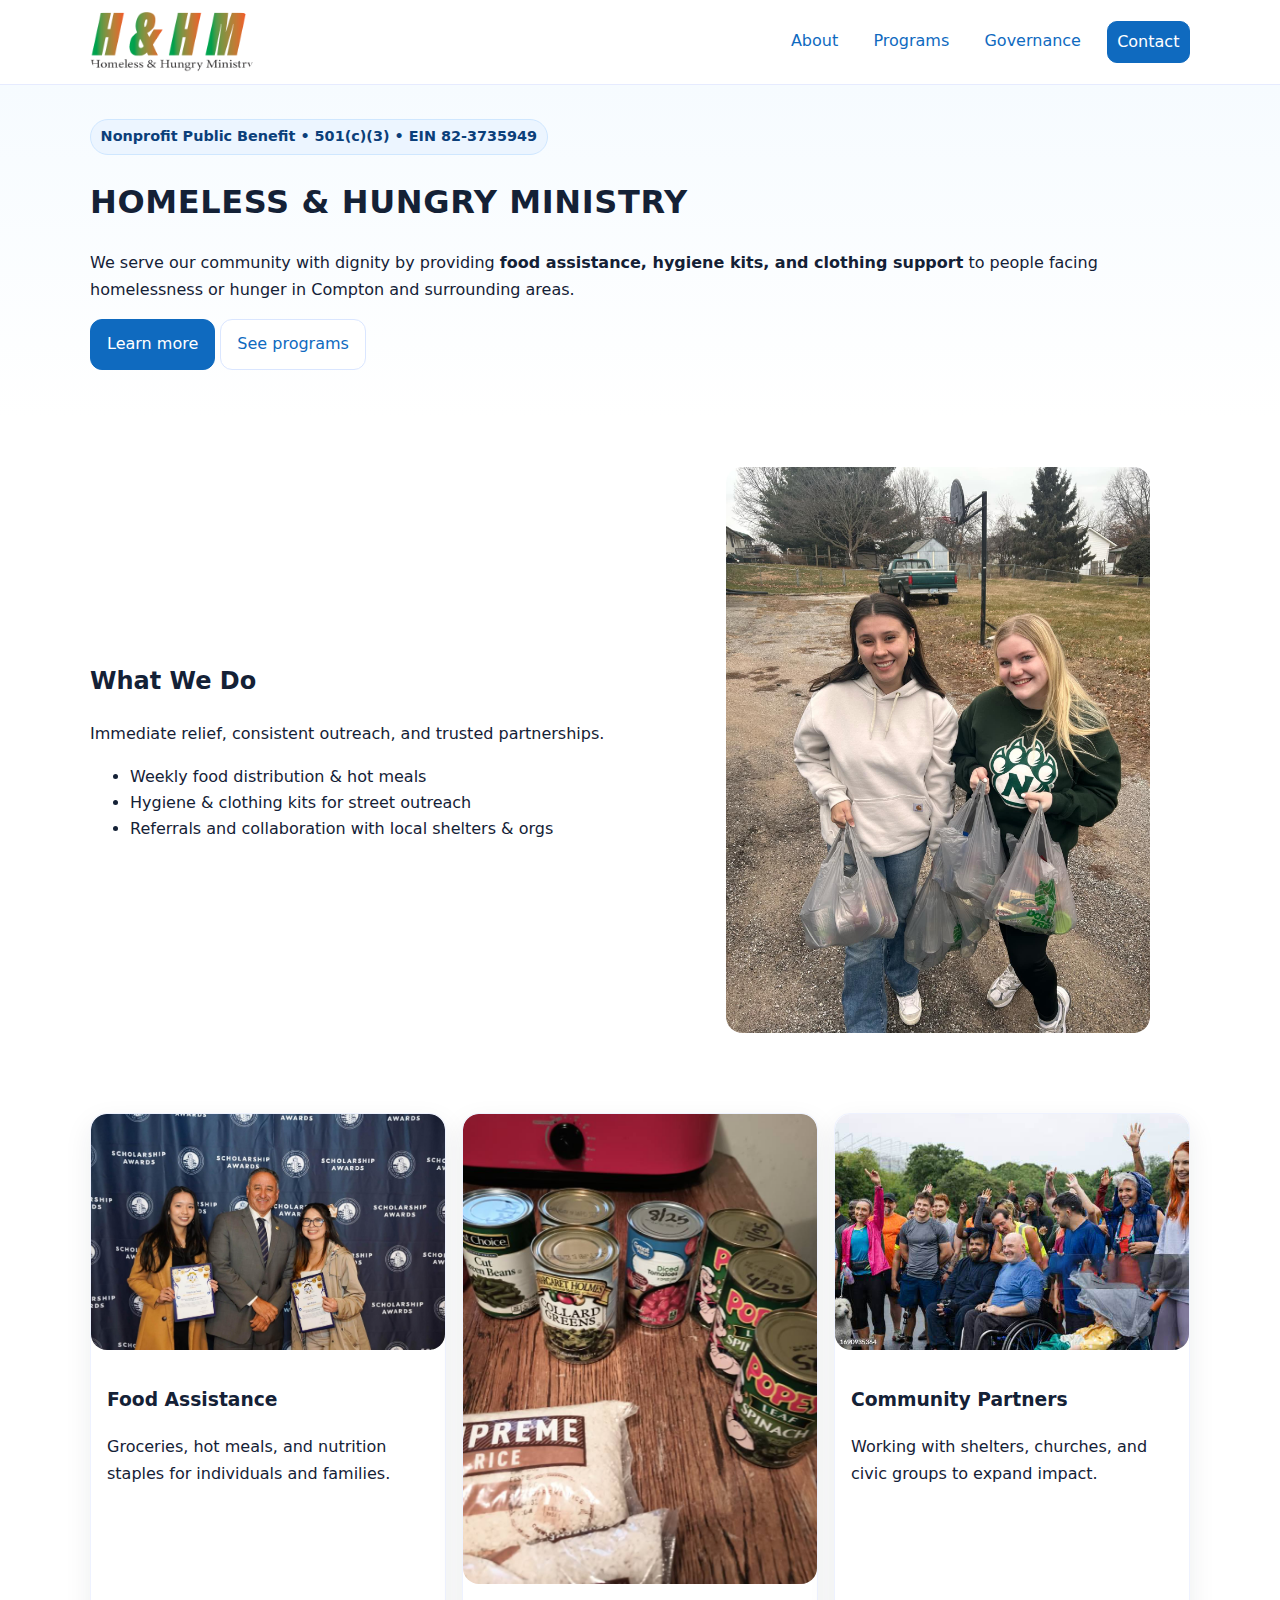
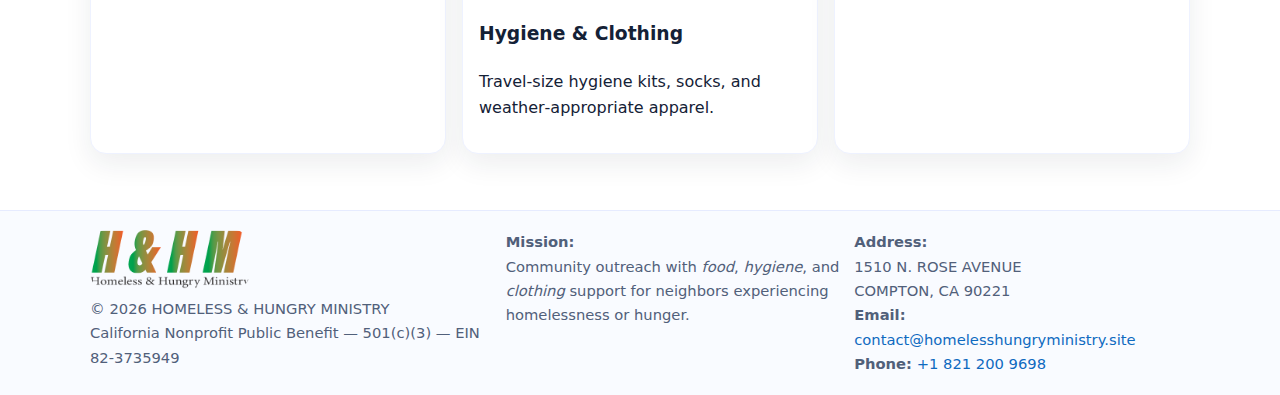
<file: index.html>
<!doctype html>
<html lang="en">
<head>
  <meta charset="utf-8"/>
  <meta name="viewport" content="width=device-width,initial-scale=1"/>
  <title>Home — HOMELESS & HUNGRY MINISTRY</title>
  <link rel="stylesheet" href="assets/styles.css"/>
  <link rel="icon" href="images/logo.png">
  <meta name="description" content="HOMELESS & HUNGRY MINISTRY — EIN 82-3735949. Community outreach: food, hygiene & clothing.">
</head>
<body>
<header class="header">
  <div class="container nav">
    <a class="brand" href="index.html" aria-label="Home"><img src="images/logo.png" alt="HOMELESS & HUNGRY MINISTRY logo"></a>
    <button class="menu-toggle" aria-label="Toggle navigation" aria-expanded="false">☰</button>
    <nav class="links" aria-label="Main">
      <a href="about.html">About</a>
      <a href="programs.html">Programs</a>
      <a href="governance.html">Governance</a>
      <a href="contact.html" class="btn btn-primary">Contact</a>
    </nav>
  </div>
</header>
<main>
  <section class="hero"><div class="container inner">
    <span class="badge">Nonprofit Public Benefit • 501(c)(3) • EIN 82-3735949</span>
    <h1><span class="upper-strong">HOMELESS & HUNGRY MINISTRY</span></h1>
    <p>We serve our community with dignity by providing <strong>food assistance, hygiene kits, and clothing support</strong> to people facing homelessness or hunger in Compton and surrounding areas.</p>
    <p><a class="btn btn-primary" href="about.html">Learn more</a> <a class="btn" href="programs.html">See programs</a></p>
  </div></section>

  <section class="section container split">
    <div>
      <h2>What We Do</h2>
      <p>Immediate relief, consistent outreach, and trusted partnerships.</p>
      <ul>
        <li>Weekly food distribution &amp; hot meals</li>
        <li>Hygiene &amp; clothing kits for street outreach</li>
        <li>Referrals and collaboration with local shelters &amp; orgs</li>
      </ul>
    </div>
    <figure class="figure"><img src="images/hero.jpg" alt="Community outreach in action"></figure>
  </section>

  <section class="section container grid-3">
    <article class="card"><img src="images/education.jpg" alt="Food Assistance"><div class="card-body">
      <h3>Food Assistance</h3><p>Groceries, hot meals, and nutrition staples for individuals and families.</p></div></article>
    <article class="card"><img src="images/relief.jpg" alt="Hygiene & Clothing"><div class="card-body">
      <h3>Hygiene &amp; Clothing</h3><p>Travel‑size hygiene kits, socks, and weather‑appropriate apparel.</p></div></article>
    <article class="card"><img src="images/community.jpg" alt="Community Partners"><div class="card-body">
      <h3>Community Partners</h3><p>Working with shelters, churches, and civic groups to expand impact.</p></div></article>
  </section>
</main>
<footer class="footer">
  <div class="container grid">
    <div>
      <img src="images/logo.png" alt="" style="width:160px;height:auto;margin-bottom:.5rem;">
      <div class="small">© <span id="year"></span> HOMELESS & HUNGRY MINISTRY</div>
      <div class="small">California Nonprofit Public Benefit — 501(c)(3) — EIN 82-3735949</div>
    </div>
    <div>
      <div class="small"><strong>Mission:</strong><br>Community outreach with <em>food</em>, <em>hygiene</em>, and <em>clothing</em> support for neighbors experiencing homelessness or hunger.</div>
    </div>
    <div>
      <div class="small">
        <strong>Address:</strong><br>1510 N. ROSE AVENUE<br>COMPTON, CA 90221<br>
        <strong>Email:</strong> <a href="mailto:contact@homelesshungryministry.site">contact@homelesshungryministry.site</a><br>
        <strong>Phone:</strong> <a href="tel:+18212009698">+1 821 200 9698</a>
      </div>
    </div>
  </div>
</footer>
<script>
  const b=document.querySelector('.menu-toggle'), l=document.querySelector('.links');
  if(b&&l){b.addEventListener('click',()=>{const o=getComputedStyle(l).display==='flex';l.style.display=o?'none':'flex';b.setAttribute('aria-expanded',o?'false':'true');});}
  const y=document.getElementById('year'); if(y) y.textContent=new Date().getFullYear();
</script>
</body>
</html>
</file>
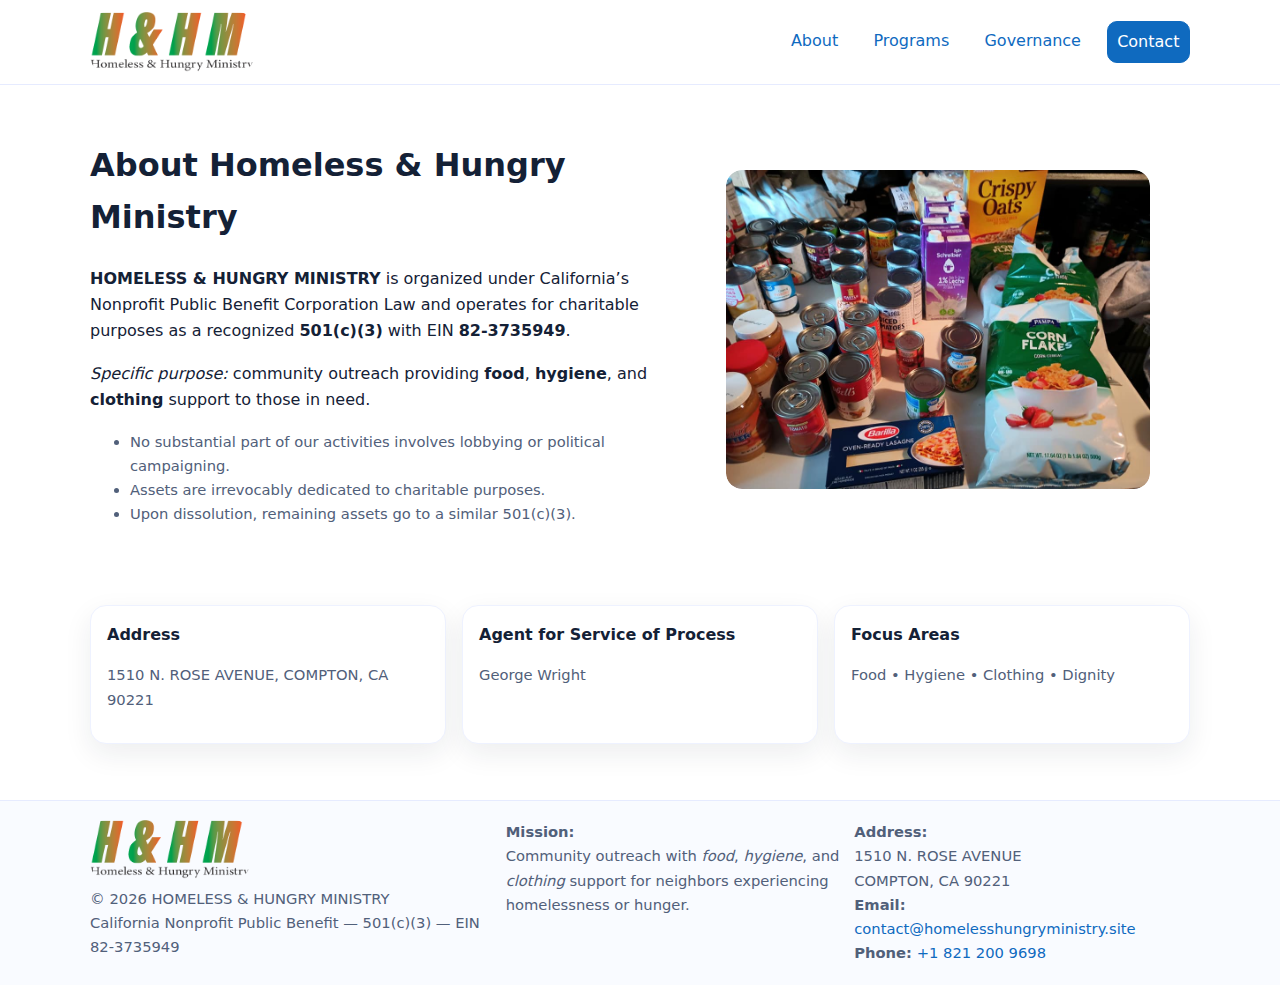
<file: about.html>
<!doctype html>
<html lang="en">
<head>
  <meta charset="utf-8"/>
  <meta name="viewport" content="width=device-width,initial-scale=1"/>
  <title>About — HOMELESS & HUNGRY MINISTRY</title>
  <link rel="stylesheet" href="assets/styles.css"/>
  <link rel="icon" href="images/logo.png">
  <meta name="description" content="HOMELESS & HUNGRY MINISTRY — About. EIN 82-3735949.">
</head>
<body>
<header class="header">
  <div class="container nav">
    <a class="brand" href="index.html" aria-label="Home"><img src="images/logo.png" alt="HOMELESS & HUNGRY MINISTRY logo"></a>
    <button class="menu-toggle" aria-label="Toggle navigation" aria-expanded="false">☰</button>
    <nav class="links" aria-label="Main">
      <a href="about.html">About</a>
      <a href="programs.html">Programs</a>
      <a href="governance.html">Governance</a>
      <a href="contact.html" class="btn btn-primary">Contact</a>
    </nav>
  </div>
</header>
<main class="section container split">
  <div>
    <h1>About Homeless &amp; Hungry Ministry</h1>
    <p><strong>HOMELESS & HUNGRY MINISTRY</strong> is organized under California’s Nonprofit Public Benefit Corporation Law and operates for charitable purposes as a recognized <strong>501(c)(3)</strong> with EIN <strong>82-3735949</strong>.</p>
    <p><em>Specific purpose:</em> community outreach providing <strong>food</strong>, <strong>hygiene</strong>, and <strong>clothing</strong> support to those in need.</p>
    <ul class="small">
      <li>No substantial part of our activities involves lobbying or political campaigning.</li>
      <li>Assets are irrevocably dedicated to charitable purposes.</li>
      <li>Upon dissolution, remaining assets go to a similar 501(c)(3).</li>
    </ul>
  </div>
  <figure class="figure"><img src="images/about.jpg" alt="About our outreach mission"></figure>
</main>

<section class="section container grid-3">
  <div class="card"><div class="card-body">
    <strong>Address</strong>
    <p class="small">1510 N. ROSE AVENUE, COMPTON, CA 90221</p>
  </div></div>
  <div class="card"><div class="card-body">
    <strong>Agent for Service of Process</strong>
    <p class="small">George Wright</p>
  </div></div>
  <div class="card"><div class="card-body">
    <strong>Focus Areas</strong>
    <p class="small">Food • Hygiene • Clothing • Dignity</p>
  </div></div>
</section>
<footer class="footer">
  <div class="container grid">
    <div>
      <img src="images/logo.png" alt="" style="width:160px;height:auto;margin-bottom:.5rem;">
      <div class="small">© <span id="year"></span> HOMELESS & HUNGRY MINISTRY</div>
      <div class="small">California Nonprofit Public Benefit — 501(c)(3) — EIN 82-3735949</div>
    </div>
    <div>
      <div class="small"><strong>Mission:</strong><br>Community outreach with <em>food</em>, <em>hygiene</em>, and <em>clothing</em> support for neighbors experiencing homelessness or hunger.</div>
    </div>
    <div>
      <div class="small">
        <strong>Address:</strong><br>1510 N. ROSE AVENUE<br>COMPTON, CA 90221<br>
        <strong>Email:</strong> <a href="mailto:contact@homelesshungryministry.site">contact@homelesshungryministry.site</a><br>
        <strong>Phone:</strong> <a href="tel:+18212009698">+1 821 200 9698</a>
      </div>
    </div>
  </div>
</footer>
<script>
  const b=document.querySelector('.menu-toggle'), l=document.querySelector('.links');
  if(b&&l){b.addEventListener('click',()=>{const o=getComputedStyle(l).display==='flex';l.style.display=o?'none':'flex';b.setAttribute('aria-expanded',o?'false':'true');});}
  const y=document.getElementById('year'); if(y) y.textContent=new Date().getFullYear();
</script>
</body>
</html>
</file>
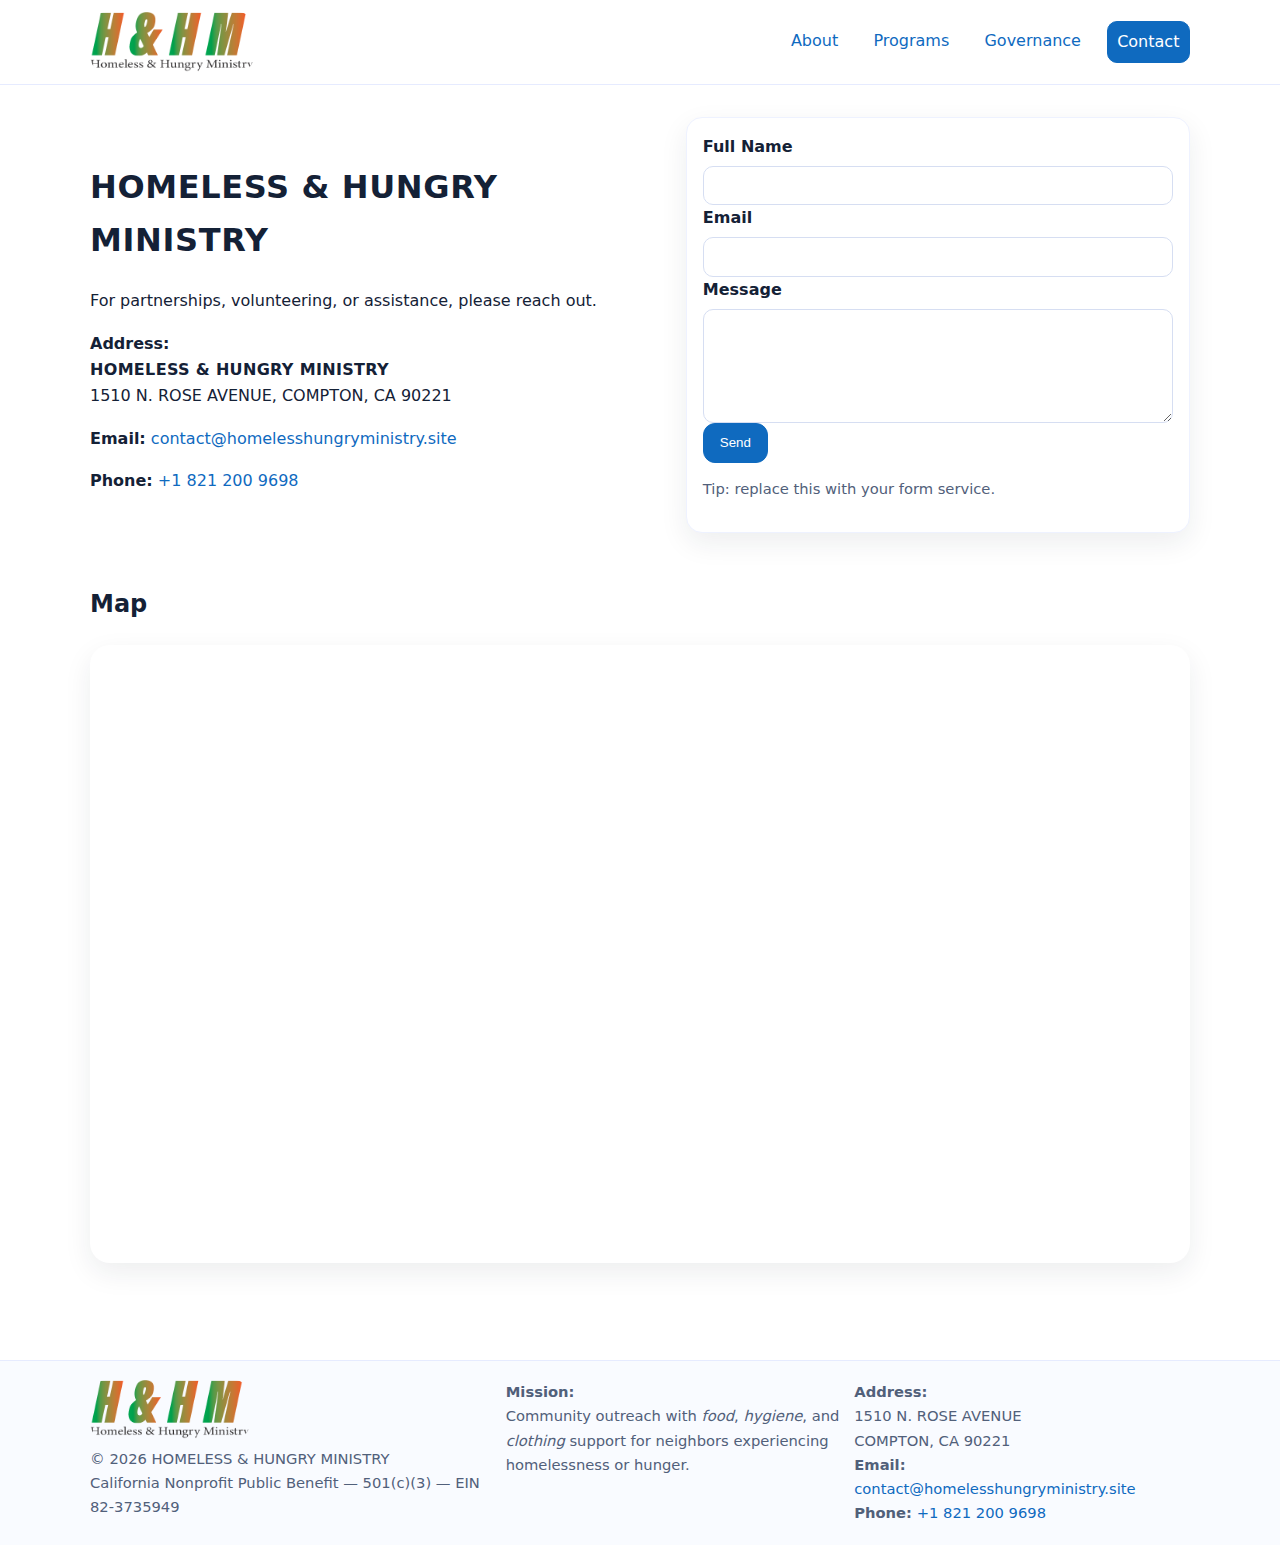
<file: contact.html>
<!doctype html>
<html lang="en">
<head>
  <meta charset="utf-8"/>
  <meta name="viewport" content="width=device-width,initial-scale=1"/>
  <title>Contact — HOMELESS & HUNGRY MINISTRY</title>
  <link rel="stylesheet" href="assets/styles.css"/>
  <link rel="icon" href="images/logo.png">
  <meta name="description" content="Contact HOMELESS & HUNGRY MINISTRY. EIN 82-3735949.">
</head>
<body>
<header class="header">
  <div class="container nav">
    <a class="brand" href="index.html" aria-label="Home"><img src="images/logo.png" alt="HOMELESS & HUNGRY MINISTRY logo"></a>
    <button class="menu-toggle" aria-label="Toggle navigation" aria-expanded="false">☰</button>
    <nav class="links" aria-label="Main">
      <a href="about.html">About</a>
      <a href="programs.html">Programs</a>
      <a href="governance.html">Governance</a>
      <a href="contact.html" class="btn btn-primary">Contact</a>
    </nav>
  </div>
</header>
<main class="section container">
  <div class="split">
    <div>
      <h1><span class="upper-strong">HOMELESS & HUNGRY MINISTRY</span></h1>
      <p>For partnerships, volunteering, or assistance, please reach out.</p>
      <p><strong>Address:</strong><br><span class="upper-strong">HOMELESS & HUNGRY MINISTRY</span><br>1510 N. ROSE AVENUE, COMPTON, CA 90221</p>
      <p><strong>Email:</strong> <a href="mailto:contact@homelesshungryministry.site">contact@homelesshungryministry.site</a></p>
      <p><strong>Phone:</strong> <a href="tel:+18212009698">+1 821 200 9698</a></p>
    </div>
    <form class="form card" onsubmit="event.preventDefault(); alert('Form endpoint not configured. Replace with your service.');">
      <div class="card-body">
        <label><span>Full Name</span><input type="text" required></label>
        <label><span>Email</span><input type="email" required></label>
        <label><span>Message</span><textarea rows="6" required></textarea></label>
        <button class="btn btn-primary" type="submit">Send</button>
        <p class="small">Tip: replace this with your form service.</p>
      </div>
    </form>
  </div>

  <section class="section">
    <h2>Map</h2>
    <div class="map-embed">
      <iframe title="Map to our address" loading="lazy" referrerpolicy="no-referrer-when-downgrade"
        src="https://www.google.com/maps?q=1510%20N.%20ROSE%20AVENUE%2C%20COMPTON%2C%20CA%2090221&output=embed"></iframe>
    </div>
  </section>
</main>
<footer class="footer">
  <div class="container grid">
    <div>
      <img src="images/logo.png" alt="" style="width:160px;height:auto;margin-bottom:.5rem;">
      <div class="small">© <span id="year"></span> HOMELESS & HUNGRY MINISTRY</div>
      <div class="small">California Nonprofit Public Benefit — 501(c)(3) — EIN 82-3735949</div>
    </div>
    <div>
      <div class="small"><strong>Mission:</strong><br>Community outreach with <em>food</em>, <em>hygiene</em>, and <em>clothing</em> support for neighbors experiencing homelessness or hunger.</div>
    </div>
    <div>
      <div class="small">
        <strong>Address:</strong><br>1510 N. ROSE AVENUE<br>COMPTON, CA 90221<br>
        <strong>Email:</strong> <a href="mailto:contact@homelesshungryministry.site">contact@homelesshungryministry.site</a><br>
        <strong>Phone:</strong> <a href="tel:+18212009698">+1 821 200 9698</a>
      </div>
    </div>
  </div>
</footer>
<script>
  const b=document.querySelector('.menu-toggle'), l=document.querySelector('.links');
  if(b&&l){b.addEventListener('click',()=>{const o=getComputedStyle(l).display==='flex';l.style.display=o?'none':'flex';b.setAttribute('aria-expanded',o?'false':'true');});}
  const y=document.getElementById('year'); if(y) y.textContent=new Date().getFullYear();
</script>
</body>
</html>
</file>
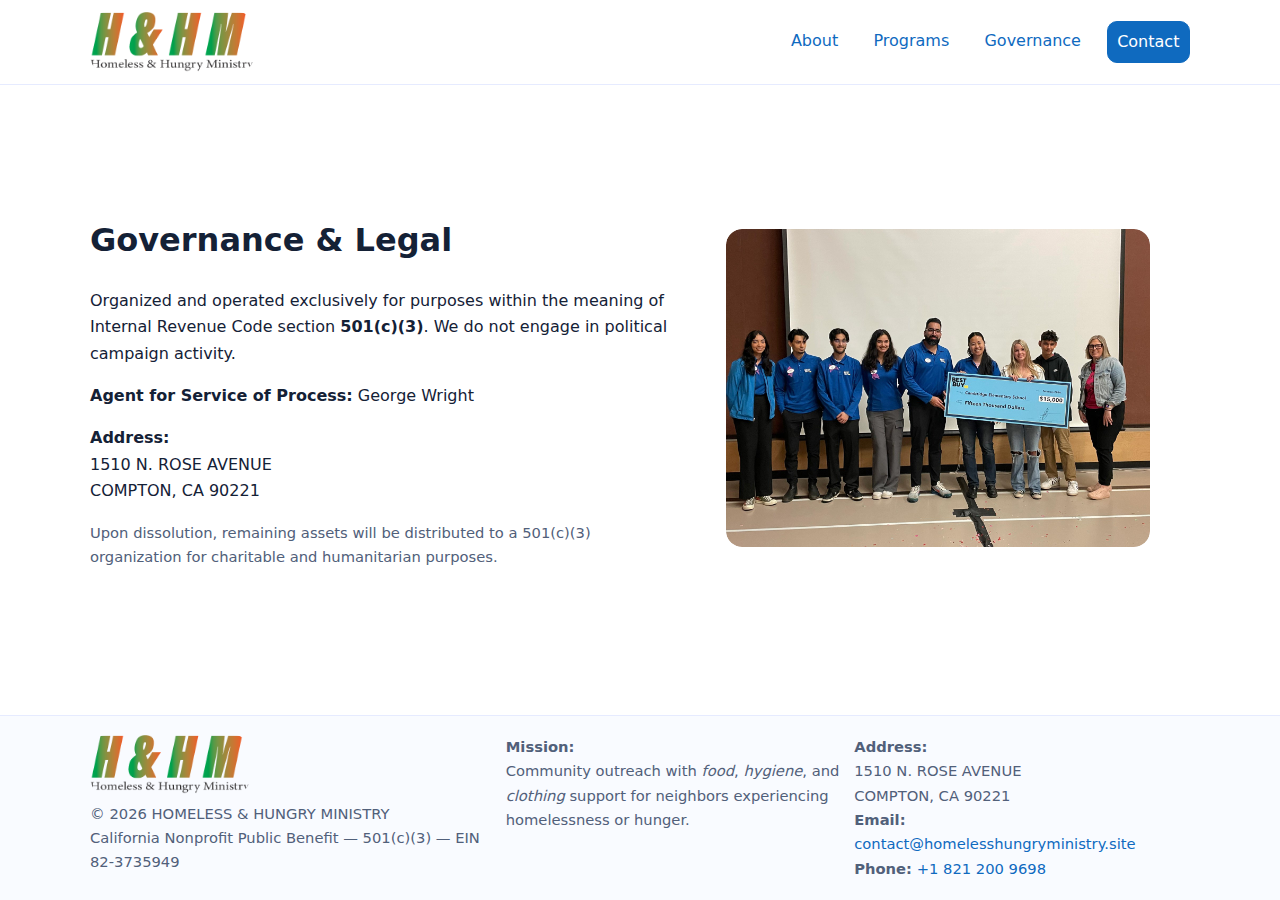
<file: governance.html>
<!doctype html>
<html lang="en">
<head>
  <meta charset="utf-8"/>
  <meta name="viewport" content="width=device-width,initial-scale=1"/>
  <title>Governance — HOMELESS & HUNGRY MINISTRY</title>
  <link rel="stylesheet" href="assets/styles.css"/>
  <link rel="icon" href="images/logo.png">
  <meta name="description" content="Governance — HOMELESS & HUNGRY MINISTRY. EIN 82-3735949.">
</head>
<body>
<header class="header">
  <div class="container nav">
    <a class="brand" href="index.html" aria-label="Home"><img src="images/logo.png" alt="HOMELESS & HUNGRY MINISTRY logo"></a>
    <button class="menu-toggle" aria-label="Toggle navigation" aria-expanded="false">☰</button>
    <nav class="links" aria-label="Main">
      <a href="about.html">About</a>
      <a href="programs.html">Programs</a>
      <a href="governance.html">Governance</a>
      <a href="contact.html" class="btn btn-primary">Contact</a>
    </nav>
  </div>
</header>
<main class="section container split">
  <div>
    <h1>Governance &amp; Legal</h1>
    <p>Organized and operated exclusively for purposes within the meaning of Internal Revenue Code section <strong>501(c)(3)</strong>. We do not engage in political campaign activity.</p>
    <p><strong>Agent for Service of Process:</strong> George Wright</p>
    <p><strong>Address:</strong><br>1510 N. ROSE AVENUE<br>COMPTON, CA 90221</p>
    <p class="small">Upon dissolution, remaining assets will be distributed to a 501(c)(3) organization for charitable and humanitarian purposes.</p>
  </div>
  <figure class="figure"><img src="images/programs.jpg" alt="Documents"></figure>
</main>
<footer class="footer">
  <div class="container grid">
    <div>
      <img src="images/logo.png" alt="" style="width:160px;height:auto;margin-bottom:.5rem;">
      <div class="small">© <span id="year"></span> HOMELESS & HUNGRY MINISTRY</div>
      <div class="small">California Nonprofit Public Benefit — 501(c)(3) — EIN 82-3735949</div>
    </div>
    <div>
      <div class="small"><strong>Mission:</strong><br>Community outreach with <em>food</em>, <em>hygiene</em>, and <em>clothing</em> support for neighbors experiencing homelessness or hunger.</div>
    </div>
    <div>
      <div class="small">
        <strong>Address:</strong><br>1510 N. ROSE AVENUE<br>COMPTON, CA 90221<br>
        <strong>Email:</strong> <a href="mailto:contact@homelesshungryministry.site">contact@homelesshungryministry.site</a><br>
        <strong>Phone:</strong> <a href="tel:+18212009698">+1 821 200 9698</a>
      </div>
    </div>
  </div>
</footer>
<script>
  const b=document.querySelector('.menu-toggle'), l=document.querySelector('.links');
  if(b&&l){b.addEventListener('click',()=>{const o=getComputedStyle(l).display==='flex';l.style.display=o?'none':'flex';b.setAttribute('aria-expanded',o?'false':'true');});}
  const y=document.getElementById('year'); if(y) y.textContent=new Date().getFullYear();
</script>
</body>
</html>
</file>
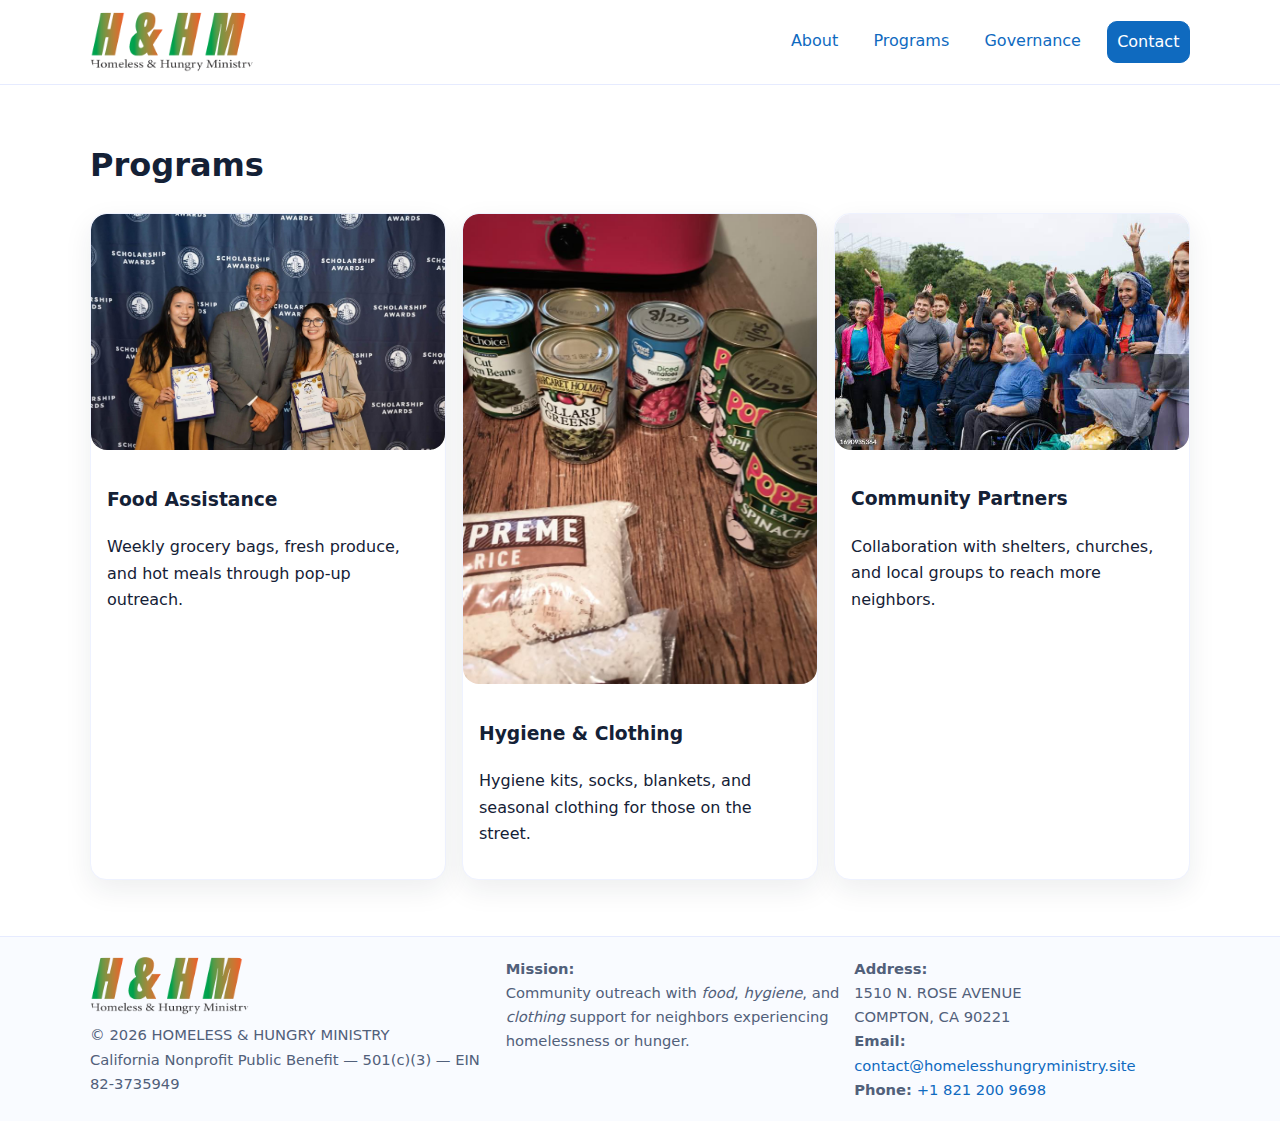
<file: programs.html>
<!doctype html>
<html lang="en">
<head>
  <meta charset="utf-8"/>
  <meta name="viewport" content="width=device-width,initial-scale=1"/>
  <title>Programs — HOMELESS & HUNGRY MINISTRY</title>
  <link rel="stylesheet" href="assets/styles.css"/>
  <link rel="icon" href="images/logo.png">
  <meta name="description" content="HOMELESS & HUNGRY MINISTRY programs — food assistance, hygiene & clothing, partnerships.">
</head>
<body>
<header class="header">
  <div class="container nav">
    <a class="brand" href="index.html" aria-label="Home"><img src="images/logo.png" alt="HOMELESS & HUNGRY MINISTRY logo"></a>
    <button class="menu-toggle" aria-label="Toggle navigation" aria-expanded="false">☰</button>
    <nav class="links" aria-label="Main">
      <a href="about.html">About</a>
      <a href="programs.html">Programs</a>
      <a href="governance.html">Governance</a>
      <a href="contact.html" class="btn btn-primary">Contact</a>
    </nav>
  </div>
</header>
<main class="section container">
  <h1>Programs</h1>
  <div class="grid-3">
    <article class="card">
      <img src="images/education.jpg" alt="Food Assistance">
      <div class="card-body">
        <h3>Food Assistance</h3>
        <p>Weekly grocery bags, fresh produce, and hot meals through pop‑up outreach.</p>
      </div>
    </article>
    <article class="card">
      <img src="images/relief.jpg" alt="Hygiene & Clothing">
      <div class="card-body">
        <h3>Hygiene &amp; Clothing</h3>
        <p>Hygiene kits, socks, blankets, and seasonal clothing for those on the street.</p>
      </div>
    </article>
    <article class="card">
      <img src="images/community.jpg" alt="Community Partners">
      <div class="card-body">
        <h3>Community Partners</h3>
        <p>Collaboration with shelters, churches, and local groups to reach more neighbors.</p>
      </div>
    </article>
  </div>
</main>
<footer class="footer">
  <div class="container grid">
    <div>
      <img src="images/logo.png" alt="" style="width:160px;height:auto;margin-bottom:.5rem;">
      <div class="small">© <span id="year"></span> HOMELESS & HUNGRY MINISTRY</div>
      <div class="small">California Nonprofit Public Benefit — 501(c)(3) — EIN 82-3735949</div>
    </div>
    <div>
      <div class="small"><strong>Mission:</strong><br>Community outreach with <em>food</em>, <em>hygiene</em>, and <em>clothing</em> support for neighbors experiencing homelessness or hunger.</div>
    </div>
    <div>
      <div class="small">
        <strong>Address:</strong><br>1510 N. ROSE AVENUE<br>COMPTON, CA 90221<br>
        <strong>Email:</strong> <a href="mailto:contact@homelesshungryministry.site">contact@homelesshungryministry.site</a><br>
        <strong>Phone:</strong> <a href="tel:+18212009698">+1 821 200 9698</a>
      </div>
    </div>
  </div>
</footer>
<script>
  const b=document.querySelector('.menu-toggle'), l=document.querySelector('.links');
  if(b&&l){b.addEventListener('click',()=>{const o=getComputedStyle(l).display==='flex';l.style.display=o?'none':'flex';b.setAttribute('aria-expanded',o?'false':'true');});}
  const y=document.getElementById('year'); if(y) y.textContent=new Date().getFullYear();
</script>
</body>
</html>
</file>
<file: assets/styles.css>
:root{
  --text:#142136; --muted:#51607a; --bg:#ffffff;
  --brand:#0f6abf; --accent:#ffd24b; --soft:#eef7ff;
  --radius:16px; --shadow:0 10px 28px rgba(20,33,54,.08);
}
*{box-sizing:border-box}html,body{height:100%}
body{margin:0;font-family:Inter,system-ui,-apple-system,Segoe UI,Roboto,Arial,sans-serif;
     color:var(--text);background:var(--bg);line-height:1.65;min-height:100svh;
     display:flex;flex-direction:column}
main{flex:1 0 auto}
a{color:var(--brand);text-decoration:none}a:hover{text-decoration:underline}
img{max-width:100%;display:block;border-radius:var(--radius)}
.container{width:min(1100px,92%);margin-inline:auto}
.header{position:sticky;top:0;background:#fff;border-bottom:1px solid #e6ebff;z-index:20}
.nav{display:flex;align-items:center;gap:.8rem;justify-content:space-between;padding:.75rem 0}
.brand{display:flex;align-items:center;gap:.6rem}
.brand img{width:164px;height:auto}
.menu-toggle{font-size:1.25rem;background:transparent;border:0;padding:.4rem .6rem;border-radius:10px}
.links{display:none;flex-direction:column;gap:.45rem}
.links a{padding:.45rem .6rem;border-radius:10px}
.links .active{background:var(--soft)}
.btn{display:inline-block;padding:.7rem 1rem;border:1px solid #dae6ff;border-radius:12px;background:#fff}
.btn:hover{box-shadow:var(--shadow);text-decoration:none}
.btn-primary{background:var(--brand);border-color:var(--brand);color:#fff}
.hero{background:linear-gradient(180deg,#f6fbff,#ffffff)}
.hero .inner{padding:2.1rem 0}
.badge{display:inline-flex;gap:.45rem;align-items:center;background:#ecf5ff;border:1px solid #cfe7ff;color:#0b3f7a;border-radius:999px;padding:.32rem .6rem;font-size:.9rem;font-weight:700}
.section{padding:2rem 0}
.split{display:grid;grid-template-columns:1fr;gap:1rem;align-items:center}
.grid-3{display:grid;grid-template-columns:1fr;gap:1rem}
.card{background:#fff;border:1px solid #eef2ff;border-radius:var(--radius);box-shadow:var(--shadow);overflow:hidden}
.card-body{padding:1rem}
.figure{overflow:hidden;border-radius:var(--radius)}
.footer{border-top:1px solid #e6ebff;background:#f9fbff;margin-top:1.5rem}
.footer .grid{display:grid;grid-template-columns:1fr;gap:.8rem;padding:1.2rem 0}
.small{font-size:.92rem;color:var(--muted)}
.form{display:grid;grid-template-columns:1fr;gap:.8rem}
label{display:grid;gap:.35rem;font-weight:600}
input,textarea{width:100%;padding:.7rem .8rem;border:1px solid #d6def2;border-radius:10px}
.map-embed iframe{width:100%;aspect-ratio:16/9;border:0;border-radius:20px;box-shadow:var(--shadow)}
.upper-strong{font-weight:800;text-transform:uppercase;letter-spacing:.02em}
@media(min-width:760px){
  .menu-toggle{display:none}
  .links{display:flex;flex-direction:row;gap:1rem}
  .grid-3{grid-template-columns:repeat(3,1fr)}
  .split{grid-template-columns:1.15fr 1fr}
  .footer .grid{grid-template-columns:1.2fr 1fr 1fr}
}
</file>
